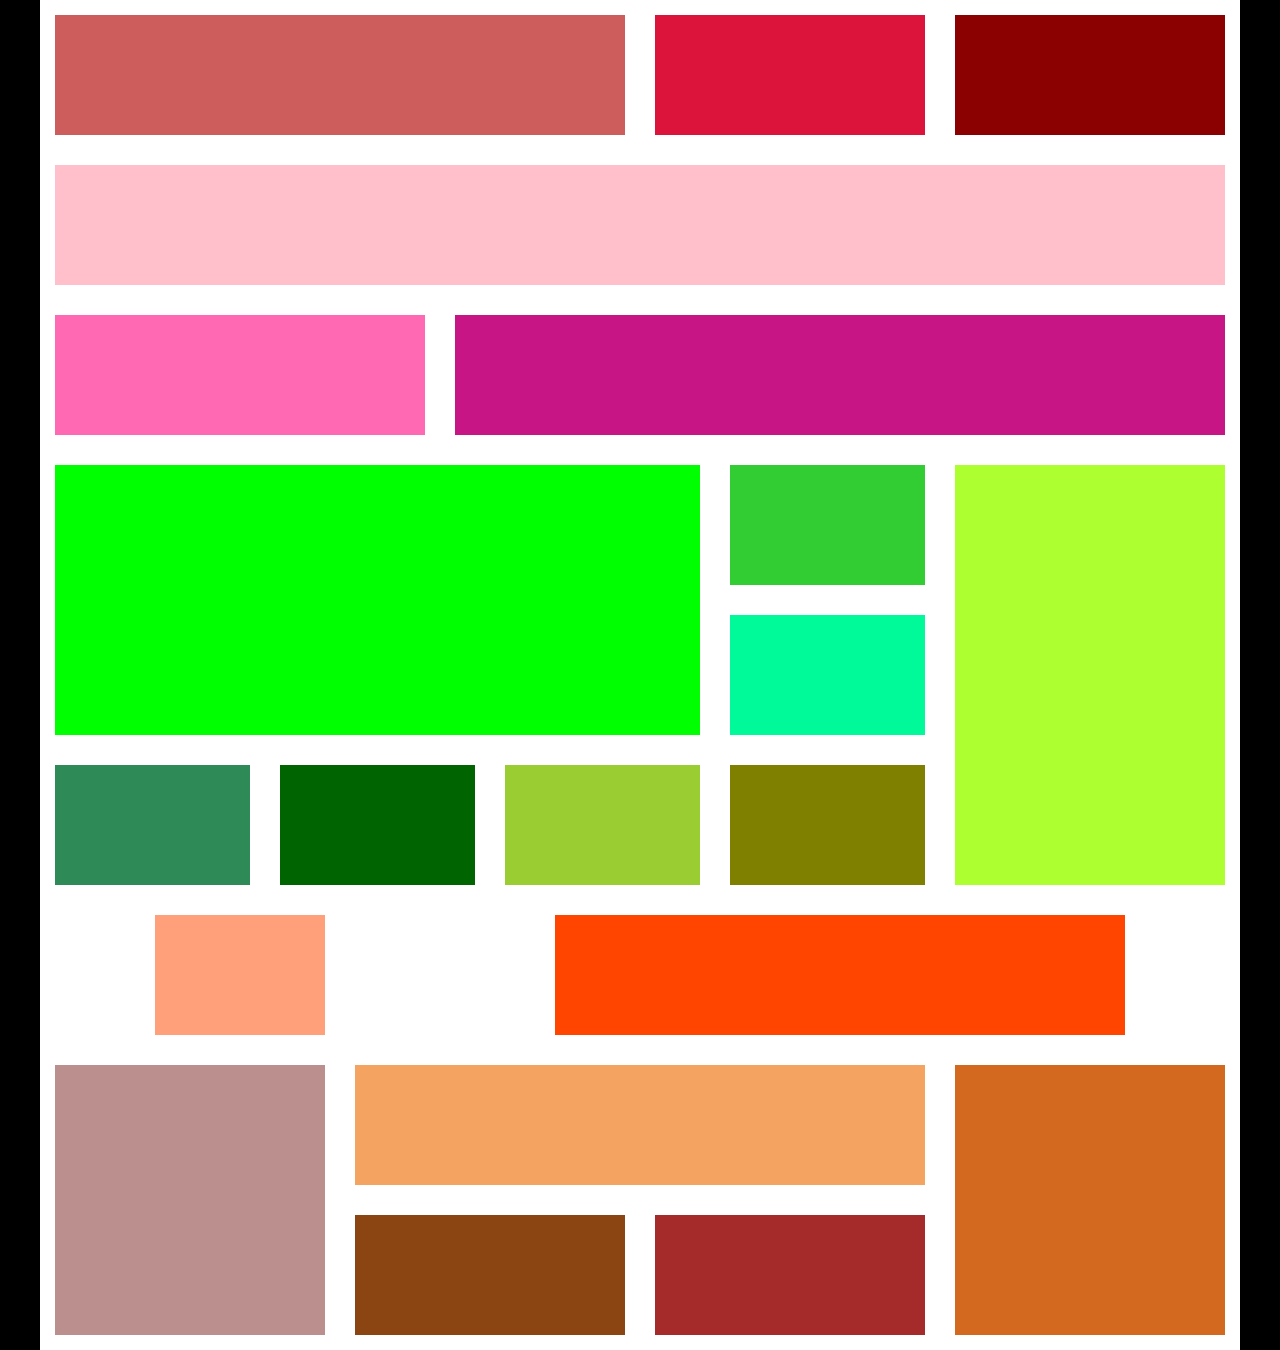
<file: Lab2/task2.html>
<!DOCTYPE html>
<html lang="ru">
<head>
    <meta charset="UTF-8">
    <meta name="viewport" content="width=device-width, initial-scale=1.0">
    <title>Задание 2 — вариант 6</title>
    <style>
        * { box-sizing: border-box; }
        body { margin: 0; background: #000; }

        .container { width: 100%; margin: 0 auto; background: #fff; }
        .row { display: flex; flex-wrap: wrap; width: 100%; }

        /* блок: 15px белой рамки = отступы между блоками, высота ячейки 150px */
        .b { width: 100%; height: 150px; border: 15px solid #fff; }
        .h2 { height: 300px; }

        /* цвета */
        .indianred { background: #cd5c5c; }  .crimson { background: #dc143c; }  .darkred { background: #8b0000; }
        .pink { background: #ffc0cb; }       .hotpink { background: #ff69b4; }  .mediumvioletred { background: #c71585; }
        .greenyellow { background: #adff2f; } .lime { background: #00ff00; }
        .limegreen { background: #32cd32; }  .mediumspringgreen { background: #00fa9a; }
        .seagreen { background: #2e8b57; }   .darkgreen { background: #006400; }
        .yellowgreen { background: #9acd32; } .olive { background: #808000; }
        .lightsalmon { background: #ffa07a; } .orangered { background: #ff4500; }
        .rosybrown { background: #bc8f8f; }  .sandybrown { background: #f4a460; }
        .chocolate { background: #d2691e; }  .saddlebrown { background: #8b4513; }
        .brown { background: #a52a2a; }

        /* ===================== 320px (базовые стили) ===================== */

        /* A */
        .a1 { width: 83.33333%; }
        .a2 { display: none; }
        .a3 { width: 16.66667%; }

        /* B */
        .b1 { height: 300px; }

        /* C */
        .c-left { width: 100%; }
        .c-top { display: flex; flex-wrap: wrap; width: 100%; }
        .lime { height: 300px; }
        .c-stack { display: flex; width: 100%; }
        .c-stack .b { width: 50%; }
        .c-bottom .b { width: 50%; }
        .c-bottom .yellowgreen,
        .c-bottom .olive,
        .greenyellow { display: none; }

        /* D */
        .d1, .d2 { width: 50%; }

        /* E: обёртки "растворяются", порядок блоков задаётся через order */
        .e-mid, .e-pair { display: contents; }
        .rosybrown   { width: 50%;  height: 300px; order: 1; }
        .sandybrown  { width: 50%;  height: 300px; order: 2; }
        .chocolate   { width: 100%; order: 3; }
        .brown       { width: 100%; order: 4; }
        .saddlebrown { width: 100%; height: 300px; order: 5; }

        /* ===================== 768px ===================== */
        @media (min-width: 768px) {
            .container { width: 768px; }

            /* A */
            .a1 { width: 66.66667%; }
            .a2 { display: block; width: 16.66667%; }
            .a3 { width: 16.66667%; }

            /* B */
            .b1 { height: 150px; }
            .b2, .b3 { width: 50%; }

            /* C */
            .c-left { width: 75%; }
            .lime { width: 66.66667%; }
            .c-stack { display: block; width: 33.33333%; }
            .c-stack .b { width: 100%; }
            .c-bottom .b { width: 33.33333%; }
            .c-bottom .yellowgreen { display: block; }
            .greenyellow { display: block; width: 25%; height: 450px; }

            /* D */
            .d1 { width: 25%; }
            .d2 { width: 75%; }

            /* E */
            .e-mid { display: flex; flex-wrap: wrap; width: 50%; }
            .e-pair { display: block; width: 50%; }
            .e-pair .b { width: 100%; }
            .rosybrown, .sandybrown, .chocolate, .brown, .saddlebrown { order: 0; }
            .rosybrown  { width: 25%; height: 300px; }
            .sandybrown { width: 50%; height: 300px; }
            .chocolate  { width: 25%; height: 300px; }
            .brown, .saddlebrown { height: 150px; }
        }

        /* ===================== 1200px ===================== */
        @media (min-width: 1200px) {
            .container { width: 1200px; }

            /* A */
            .a1 { width: 50%; }
            .a2, .a3 { width: 25%; }

            /* B */
            .b2 { width: 33.33333%; }
            .b3 { width: 66.66667%; }

            /* C */
            .lime { width: 75%; }
            .c-stack { width: 25%; }
            .c-bottom .b { width: 25%; }
            .c-bottom .olive { display: block; }

            /* D */
            .d1 { width: 16.66667%; margin-left: 8.33333%; }
            .d2 { width: 50%; margin-left: 16.66667%; }

            /* E */
            .sandybrown { width: 100%; height: 150px; }
            .e-pair { display: flex; width: 100%; }
            .e-pair .b { width: 50%; }
        }
    </style>
</head>
<body>
    <div class="container">

        <!-- A -->
        <div class="row">
            <div class="b a1 indianred"></div>
            <div class="b a2 crimson"></div>
            <div class="b a3 darkred"></div>
        </div>

        <!-- B -->
        <div class="row">
            <div class="b b1 pink"></div>
            <div class="b b2 hotpink"></div>
            <div class="b b3 mediumvioletred"></div>
        </div>

        <!-- C -->
        <div class="row">
            <div class="row c-left">
                <div class="c-top">
                    <div class="b lime"></div>
                    <div class="c-stack">
                        <div class="b limegreen"></div>
                        <div class="b mediumspringgreen"></div>
                    </div>
                </div>
                <div class="row c-bottom">
                    <div class="b seagreen"></div>
                    <div class="b darkgreen"></div>
                    <div class="b yellowgreen"></div>
                    <div class="b olive"></div>
                </div>
            </div>
            <div class="b greenyellow"></div>
        </div>

        <!-- D -->
        <div class="row">
            <div class="b d1 lightsalmon"></div>
            <div class="b d2 orangered"></div>
        </div>

        <!-- E -->
        <div class="row">
            <div class="b rosybrown"></div>
            <div class="e-mid">
                <div class="b sandybrown"></div>
                <div class="e-pair">
                    <div class="b saddlebrown"></div>
                    <div class="b brown"></div>
                </div>
            </div>
            <div class="b chocolate"></div>
        </div>

    </div>
</body>
</html>
</file>
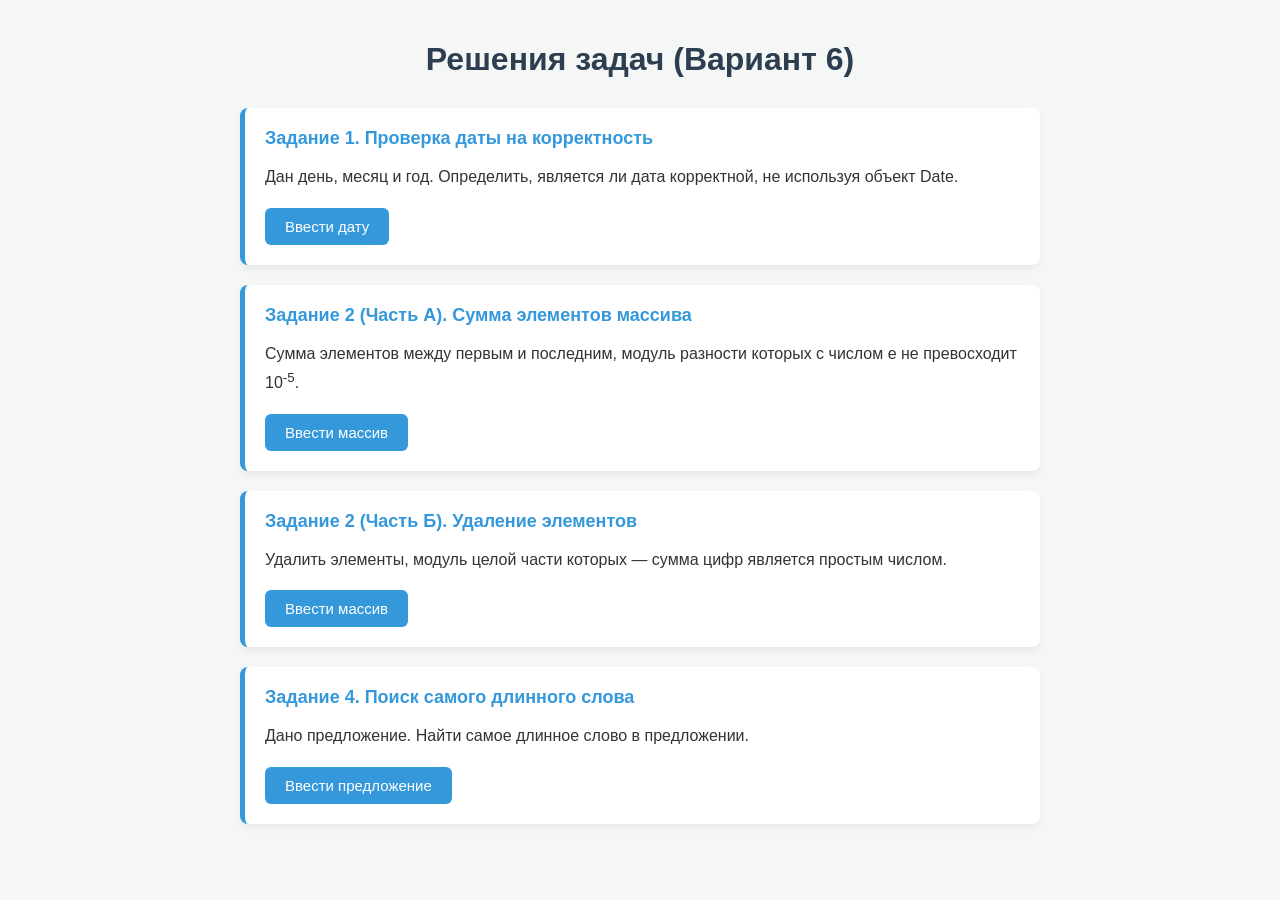
<file: Lab5/index (1).html>
<!DOCTYPE html>
<html lang="ru">
<head>
    <meta charset="UTF-8">
    <meta name="viewport" content="width=device-width, initial-scale=1.0">
    <title>Лабораторная работа — Вариант 6</title>
    <style>
        /* Встроенные стили, чтобы ничего не отвалилось */
        * { box-sizing: border-box; }
        body {
            font-family: 'Segoe UI', Tahoma, Geneva, Verdana, sans-serif;
            background-color: #f4f7f6;
            color: #333;
            padding: 20px;
            margin: 0;
        }
        .container {
            max-width: 800px;
            margin: 0 auto;
        }
        h1 {
            text-align: center;
            color: #2c3e50;
            margin-bottom: 30px;
        }
        .card {
            background: #fff;
            padding: 20px;
            margin-bottom: 20px;
            border-radius: 8px;
            box-shadow: 0 4px 6px rgba(0,0,0,0.05);
            border-left: 5px solid #3498db;
        }
        h2 {
            margin-top: 0;
            color: #3498db;
            font-size: 18px;
            margin-bottom: 15px;
        }
        p {
            line-height: 1.6;
            margin: 8px 0;
        }
        button {
            background-color: #3498db;
            color: white;
            border: none;
            padding: 10px 20px;
            border-radius: 6px;
            font-size: 15px;
            cursor: pointer;
            transition: background 0.2s;
            margin-top: 10px;
            display: inline-block;
        }
        button:hover {
            background-color: #2980b9;
        }
        .result {
            font-weight: bold;
            color: #27ae60;
            font-size: 16px;
            background: #eafaf1;
            padding: 8px 12px;
            border-radius: 4px;
            display: none;
            margin-top: 15px;
            line-height: 1.5;
        }
    </style>
</head>
<body>

<div class="container">
    <h1>Решения задач (Вариант 6)</h1>

    <!-- ЗАДАНИЕ 1 -->
    <div class="card">
        <h2>Задание 1. Проверка даты на корректность</h2>
        <p>Дан день, месяц и год. Определить, является ли дата корректной, не используя объект Date.</p>
        <button onclick="runTask1()">Ввести дату</button>
        <div class="result" id="task1-res"></div>
    </div>

    <!-- ЗАДАНИЕ 2А -->
    <div class="card">
        <h2>Задание 2 (Часть А). Сумма элементов массива</h2>
        <p>Сумма элементов между первым и последним, модуль разности которых с числом e не превосходит 10<sup>-5</sup>.</p>
        <button onclick="runTask2A()">Ввести массив</button>
        <div class="result" id="task2a-res"></div>
    </div>

    <!-- ЗАДАНИЕ 2Б -->
    <div class="card">
        <h2>Задание 2 (Часть Б). Удаление элементов</h2>
        <p>Удалить элементы, модуль целой части которых — сумма цифр является простым числом.</p>
        <button onclick="runTask2B()">Ввести массив</button>
        <div class="result" id="task2b-res"></div>
    </div>

    <!-- ЗАДАНИЕ 4 -->
    <div class="card">
        <h2>Задание 4. Поиск самого длинного слова</h2>
        <p>Дано предложение. Найти самое длинное слово в предложении.</p>
        <button onclick="runTask4()">Ввести предложение</button>
        <div class="result" id="task4-res"></div>
    </div>

</div>

<script>
    // Функция для красивого вывода
    function showResult(id, text) {
        const el = document.getElementById(id);
        el.innerHTML = text;
        el.style.display = 'block';
    }

    // ЗАДАНИЕ 1
    function runTask1() {
        let day = parseInt(prompt("Введите день (1-31):"));
        let month = parseInt(prompt("Введите месяц (1-12):"));
        let year = parseInt(prompt("Введите год:"));
        
        if (isNaN(day) || isNaN(month) || isNaN(year)) {
            alert("Нужно ввести числа!");
            return;
        }

        if (year < 1 || month < 1 || month > 12 || day < 1) {
            showResult('task1-res', `Дата ${day}.${month}.${year} — НЕКОРРЕКТНА (недопустимые значения)`);
            return;
        }

        let isLeap = (year % 4 === 0 && year % 100 !== 0) || (year % 400 === 0);
        let daysInMonth = [31, isLeap ? 29 : 28, 31, 30, 31, 30, 31, 31, 30, 31, 30, 31];

        if (day > daysInMonth[month - 1]) {
            showResult('task1-res', `Дата ${day}.${month}.${year} — НЕКОРРЕКТНА (в этом месяце ${daysInMonth[month - 1]} дней)`);
        } else {
            showResult('task1-res', `Дата ${day}.${month}.${year} — КОРРЕКТНА`);
        }
    }

    // Парсер массива
    function parseArrayInput(input) {
        return input.split(/[\s,]+/).filter(s => s !== "").map(Number).filter(n => !isNaN(n));
    }

    // ЗАДАНИЕ 2А
    function runTask2A() {
        let input = prompt("Введите числа через запятую или пробел (для проверки добавьте 2.718281828):");
        if (input === null || input.trim() === "") return;

        let arr = parseArrayInput(input);
        if (arr.length === 0) { alert("Нет чисел"); return; }

        let e = Math.E;
        let firstIdx = -1;
        let lastIdx = -1;

        for (let i = 0; i < arr.length; i++) {
            if (Math.abs(arr[i] - e) <= 0.00001) {
                if (firstIdx === -1) firstIdx = i;
                lastIdx = i;
            }
        }

        if (firstIdx === -1) {
            showResult('task2a-res', `Элементов, близких к числу e, не найдено.`);
            return;
        }

        let sum = 0;
        for (let i = firstIdx + 1; i < lastIdx; i++) {
            sum += arr[i];
        }

        showResult('task2a-res', `Массив: [${arr.join(', ')}]<br>Сумма между индексами ${firstIdx} и ${lastIdx}: ${sum}`);
    }

    // ЗАДАНИЕ 2Б
    function runTask2B() {
        let input = prompt("Введите числа через запятую или пробел:");
        if (input === null || input.trim() === "") return;

        let arr = parseArrayInput(input);
        if (arr.length === 0) { alert("Нет чисел"); return; }

        function isPrime(n) {
            if (n <= 1) return false;
            for (let i = 2; i <= Math.sqrt(n); i++) {
                if (n % i === 0) return false;
            }
            return true;
        }

        function sumDigitsPrime(num) {
            let str = Math.abs(Math.trunc(num)).toString();
            let sum = 0;
            for (let i = 0; i < str.length; i++) {
                sum += parseInt(str[i]);
            }
            return isPrime(sum);
        }

        let filtered = arr.filter(item => !sumDigitsPrime(item));
        
        showResult('task2b-res', `Исходный: [${arr.join(', ')}]<br>Оставшиеся (сумма цифр не простая): [${filtered.join(', ')}]`);
    }

    // ЗАДАНИЕ 4
    function runTask4() {
        let input = prompt("Введите предложение:");
        if (input === null || input.trim() === "") return;

        let words = input.trim().split(/\s+/);
        let longest = "";
        
        for (let i = 0; i < words.length; i++) {
            let cleanWord = words[i].replace(/[.,!?;:]/g, '');
            if (cleanWord.length > longest.length) {
                longest = cleanWord;
            }
        }

        showResult('task4-res', `Предложение: "${input}"<br>Самое длинное слово: <b>"${longest}"</b> (${longest.length} букв)`);
    }
</script>

</body>
</html>
</file>
